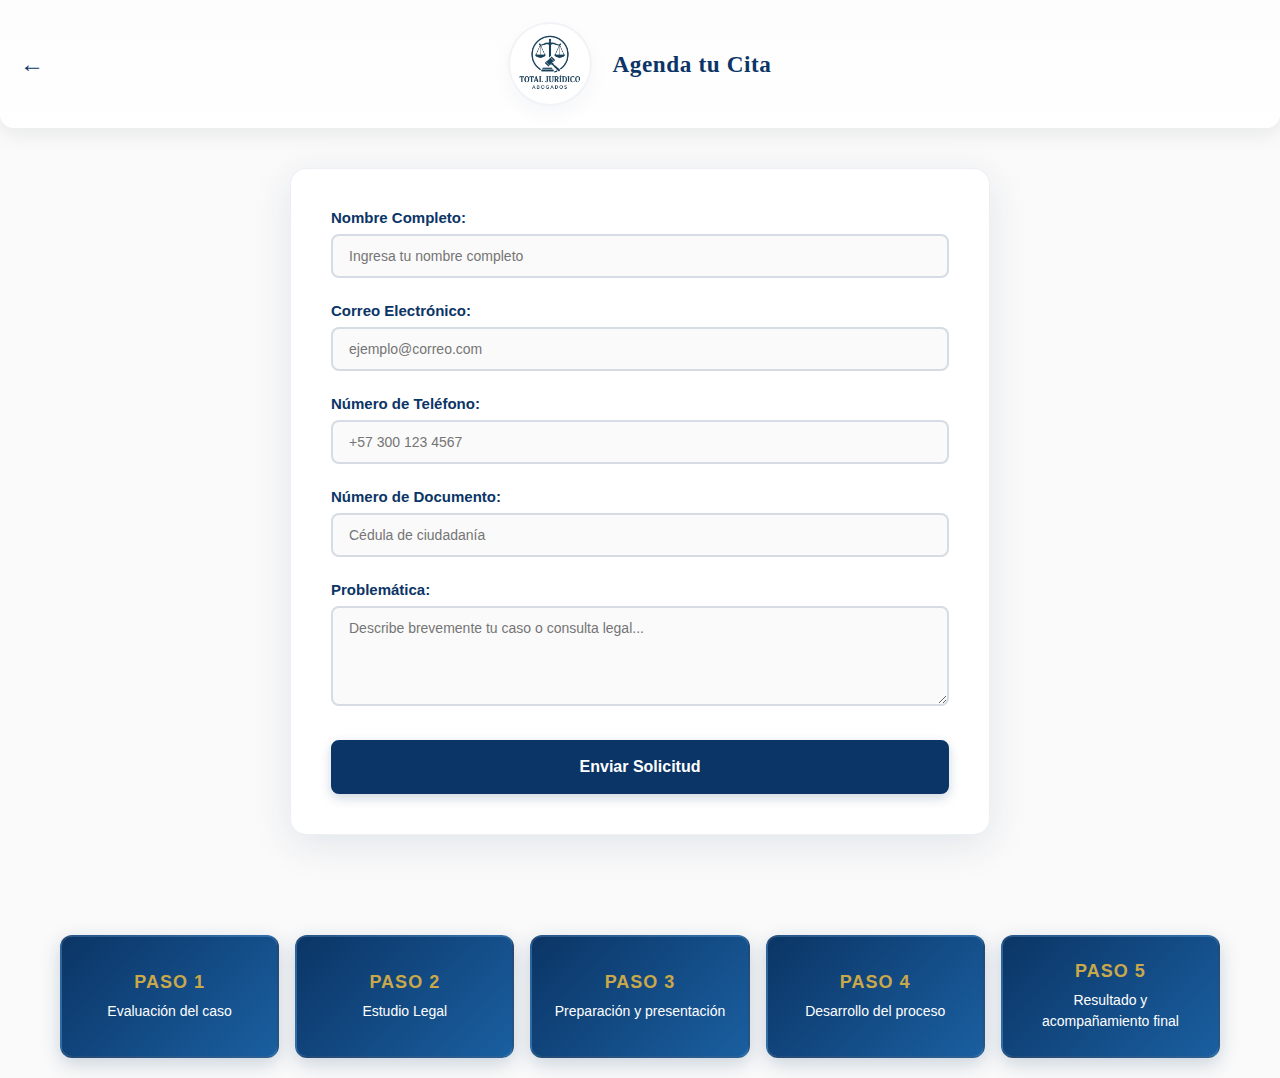
<file: pages/agendar-cita.html>
<!DOCTYPE html>
<html lang="es">
<head>
    <meta charset="UTF-8">
    <meta name="viewport" content="width=device-width, initial-scale=1.0">
    <title>Agendar Cita - Total Jurídico Abogados</title>
    <link rel="shortcut icon" href="../media/icono.png">
    <link rel="stylesheet" href="../styles/styles.css">
</head>
<body>
    <header class="header">
        <a href="../index.html" style="position: absolute; left: 20px; text-decoration: none; color: var(--primary); font-size: 24px;">←</a>
        <img src="../media/icono.png" alt="Total Jurídico Abogados Logo" class="logo">
        <h1 class="title">Agenda tu Cita</h1>
    </header>

    <div class="form">
        <form action="#" method="post">
            <div class="name">
                <label for="name">Nombre Completo:</label>
                <input type="text" id="name" name="name" placeholder="Ingresa tu nombre completo" required>
            </div>

            <div class="email">
                <label for="email">Correo Electrónico:</label>
                <input type="email" id="email" name="email" placeholder="ejemplo@correo.com" required>
            </div>

            <div class="phone">
                <label for="phone">Número de Teléfono:</label>
                <input type="tel" id="phone" name="phone" placeholder="+57 300 123 4567" required>
            </div>

            <div class="document">
                <label for="document">Número de Documento:</label>
                <input type="text" id="document" name="document" placeholder="Cédula de ciudadanía" required>
            </div>

            <div class="reason">
                <label for="reason">Problemática:</label>
                <textarea id="reason" name="reason" rows="4" placeholder="Describe brevemente tu caso o consulta legal..." required></textarea>
            </div>

            <button type="submit">Enviar Solicitud</button>
        </form>
    </div>

    <div class="stages">
        <div class="stage">
            <p>Paso 1</p>
            <p>Evaluación del caso</p>
        </div>

        <div class="stage">
            <p>Paso 2</p>
            <p>Estudio Legal</p>
        </div>

        <div class="stage">
            <p>Paso 3</p>
            <p>Preparación y presentación</p>
        </div>

        <div class="stage">
            <p>Paso 4</p>
            <p>Desarrollo del proceso</p>
        </div>

        <div class="stage">
            <p>Paso 5</p>
            <p>Resultado y acompañamiento final</p>
        </div>
    </div>
</body>
</html>
</file>
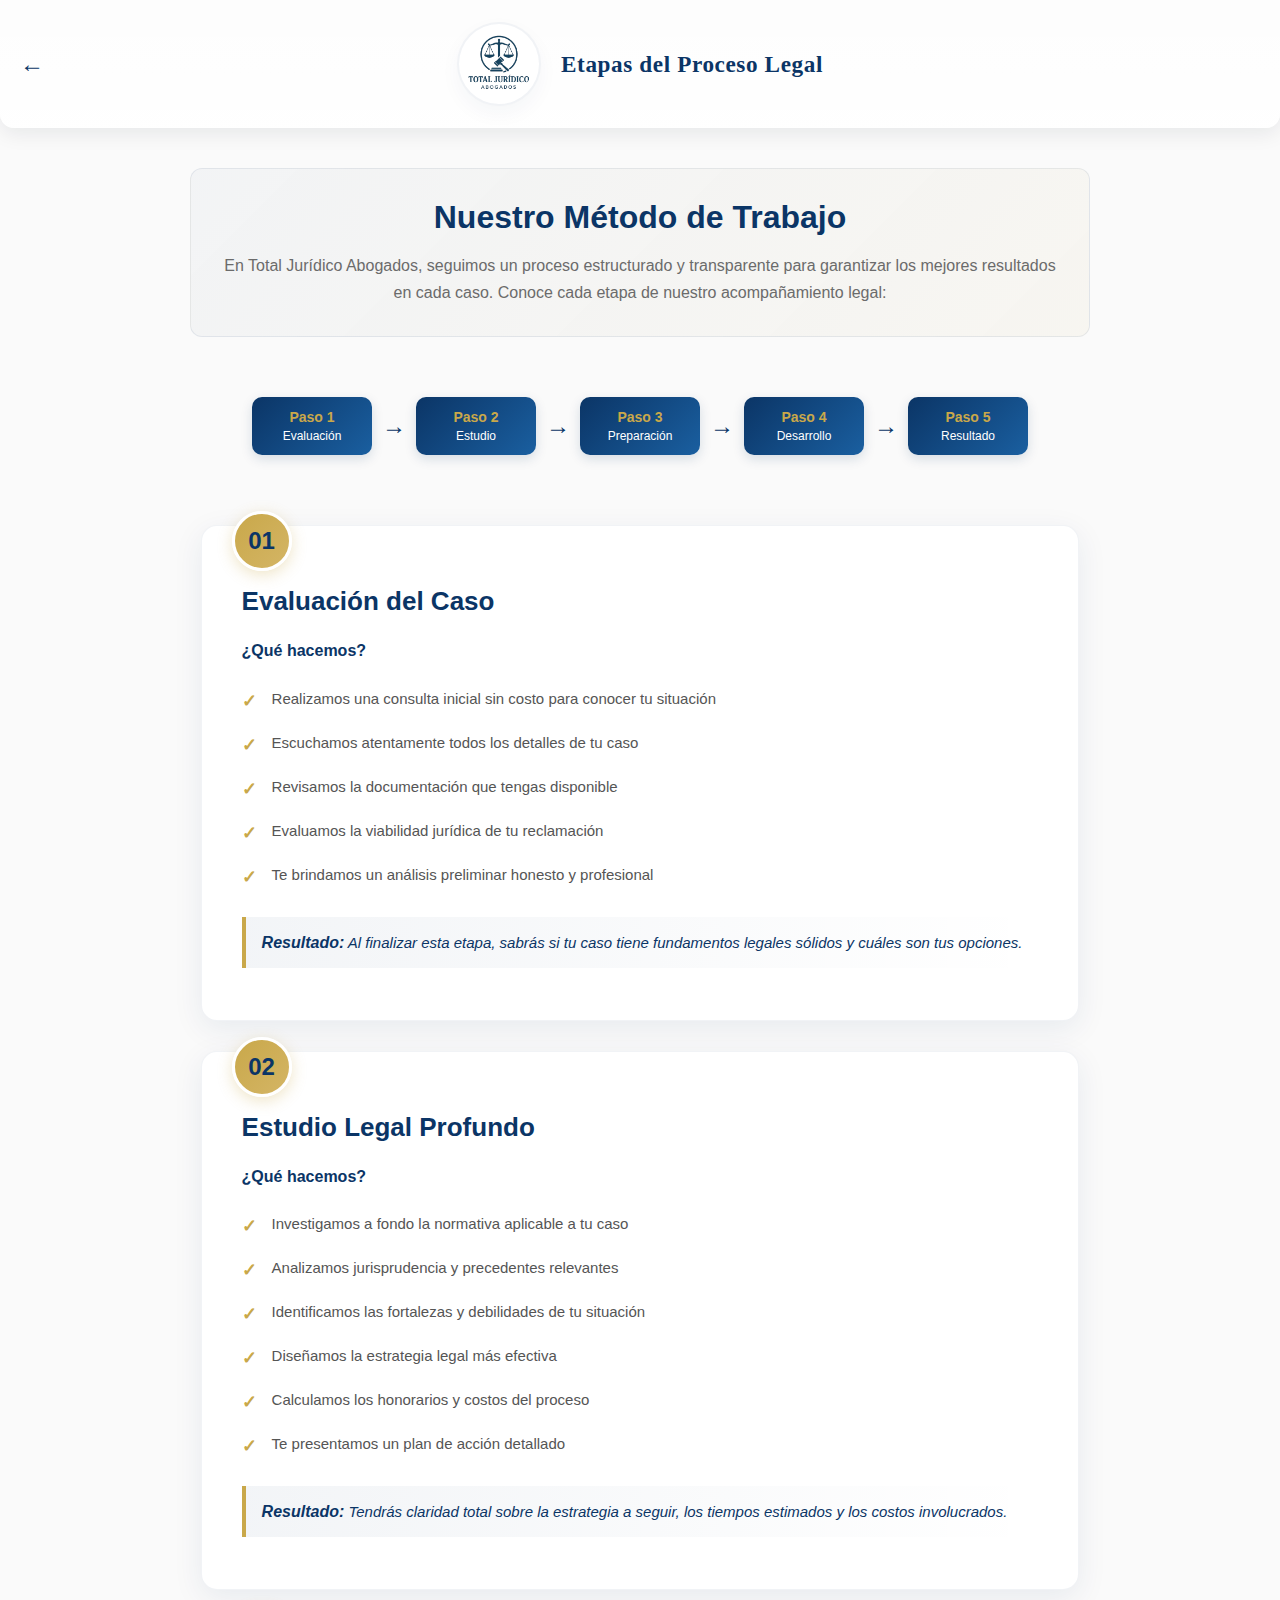
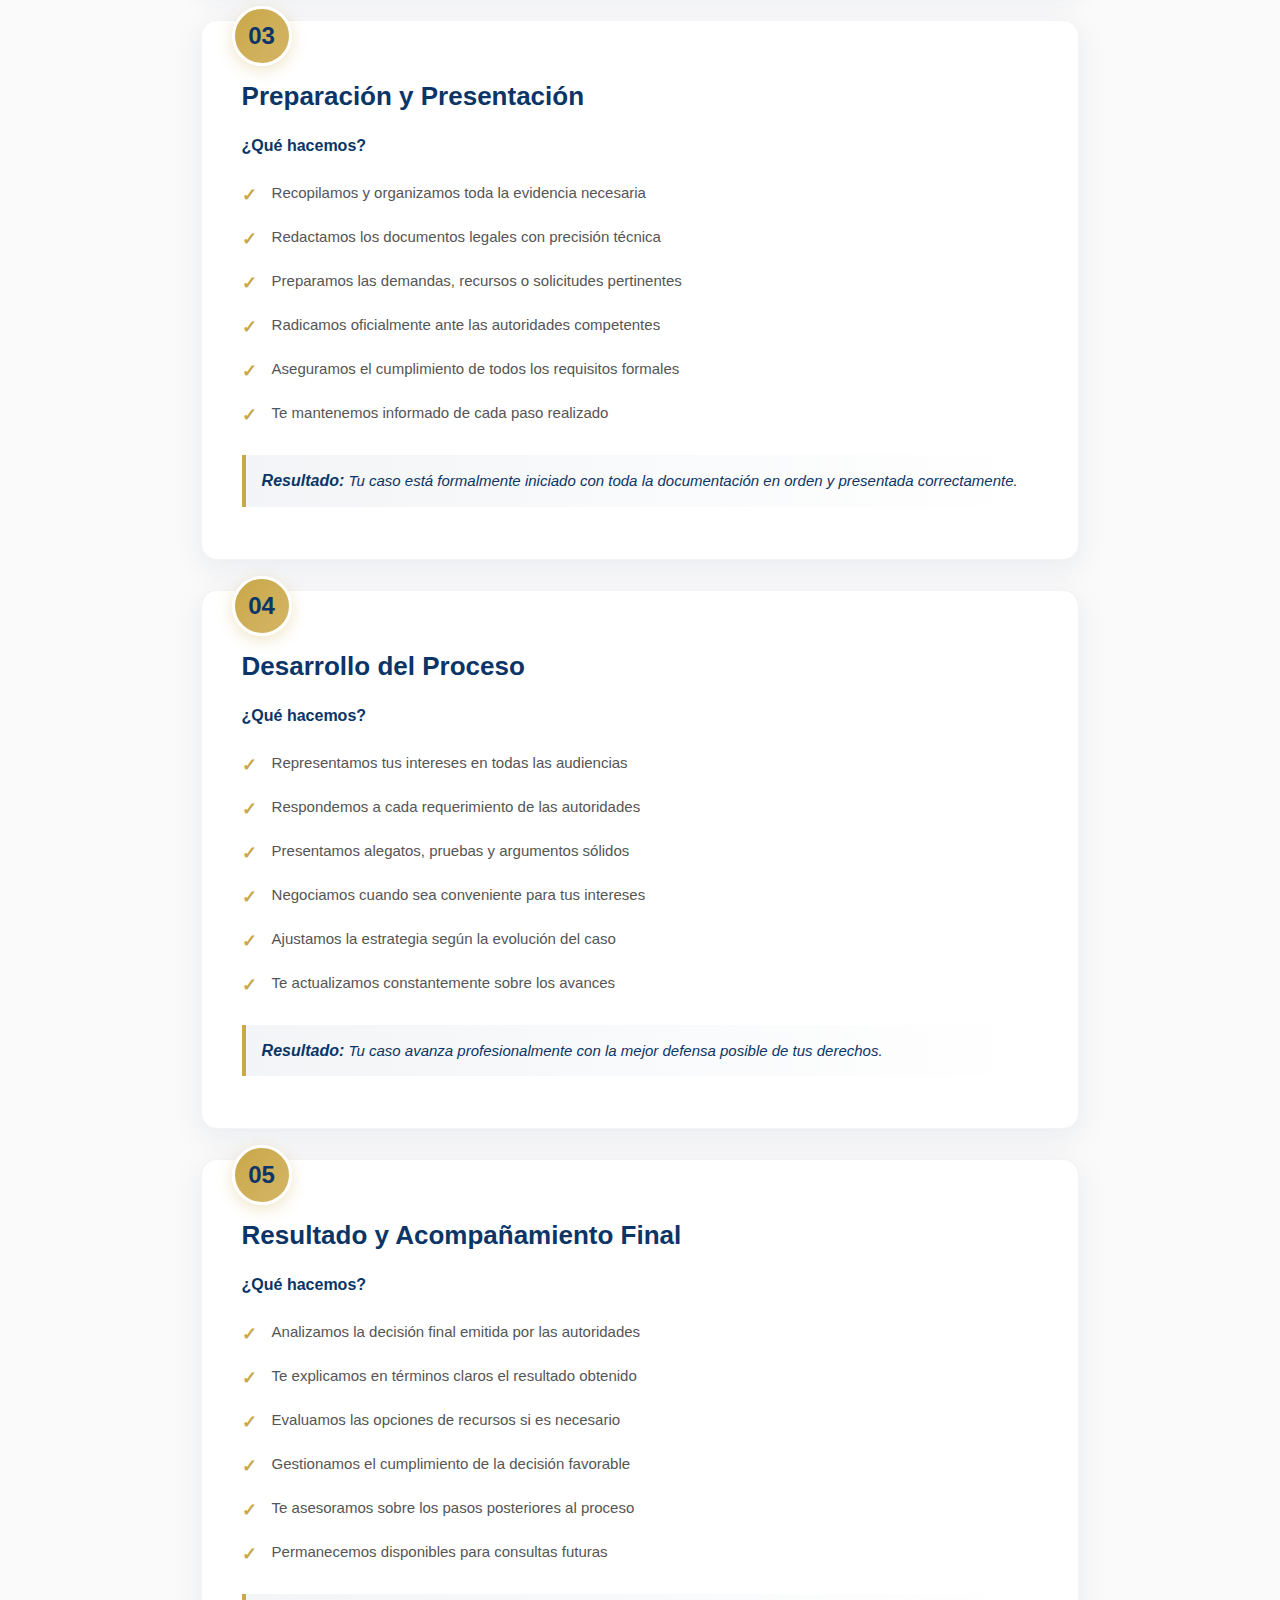
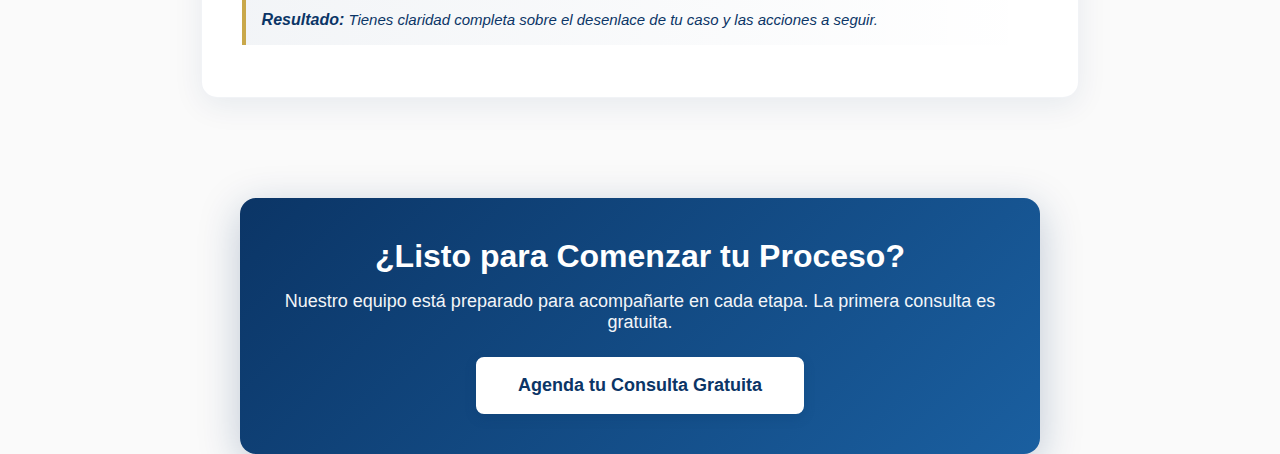
<file: pages/etapas-proceso.html>
<!DOCTYPE html>
<html lang="es">
<head>
    <meta charset="UTF-8">
    <meta name="viewport" content="width=device-width, initial-scale=1.0">
    <title>Etapas del Proceso - Total Jurídico Abogados</title>
    <link rel="shortcut icon" href="../media/icono.png">
    <link rel="stylesheet" href="../styles/styles.css">
</head>
<body>
    <header class="header">
        <a href="../index.html" style="position: absolute; left: 20px; text-decoration: none; color: var(--primary); font-size: 24px;">←</a>
        <img src="../media/icono.png" alt="Total Jurídico Abogados Logo" class="logo">
        <h1 class="title">Etapas del Proceso Legal</h1>
    </header>

    <div class="process-intro">
        <h2>Nuestro Método de Trabajo</h2>
        <p>En Total Jurídico Abogados, seguimos un proceso estructurado y transparente para garantizar los mejores resultados en cada caso. Conoce cada etapa de nuestro acompañamiento legal:</p>
    </div>

    <div class="stages-timeline">
        <div class="stage-mini">
            <p>Paso 1</p>
            <p>Evaluación</p>
        </div>
        <div class="timeline-arrow">→</div>
        <div class="stage-mini">
            <p>Paso 2</p>
            <p>Estudio</p>
        </div>
        <div class="timeline-arrow">→</div>
        <div class="stage-mini">
            <p>Paso 3</p>
            <p>Preparación</p>
        </div>
        <div class="timeline-arrow">→</div>
        <div class="stage-mini">
            <p>Paso 4</p>
            <p>Desarrollo</p>
        </div>
        <div class="timeline-arrow">→</div>
        <div class="stage-mini">
            <p>Paso 5</p>
            <p>Resultado</p>
        </div>
    </div>

    <div class="stages-detailed">
        <div class="stage-detail">
            <div class="stage-number">01</div>
            <h3>Evaluación del Caso</h3>
            <div class="stage-content">
                <p><strong>¿Qué hacemos?</strong></p>
                <ul>
                    <li>Realizamos una consulta inicial sin costo para conocer tu situación</li>
                    <li>Escuchamos atentamente todos los detalles de tu caso</li>
                    <li>Revisamos la documentación que tengas disponible</li>
                    <li>Evaluamos la viabilidad jurídica de tu reclamación</li>
                    <li>Te brindamos un análisis preliminar honesto y profesional</li>
                </ul>
                <p><strong>Resultado:</strong> Al finalizar esta etapa, sabrás si tu caso tiene fundamentos legales sólidos y cuáles son tus opciones.</p>
            </div>
        </div>

        <div class="stage-detail">
            <div class="stage-number">02</div>
            <h3>Estudio Legal Profundo</h3>
            <div class="stage-content">
                <p><strong>¿Qué hacemos?</strong></p>
                <ul>
                    <li>Investigamos a fondo la normativa aplicable a tu caso</li>
                    <li>Analizamos jurisprudencia y precedentes relevantes</li>
                    <li>Identificamos las fortalezas y debilidades de tu situación</li>
                    <li>Diseñamos la estrategia legal más efectiva</li>
                    <li>Calculamos los honorarios y costos del proceso</li>
                    <li>Te presentamos un plan de acción detallado</li>
                </ul>
                <p><strong>Resultado:</strong> Tendrás claridad total sobre la estrategia a seguir, los tiempos estimados y los costos involucrados.</p>
            </div>
        </div>

        <div class="stage-detail">
            <div class="stage-number">03</div>
            <h3>Preparación y Presentación</h3>
            <div class="stage-content">
                <p><strong>¿Qué hacemos?</strong></p>
                <ul>
                    <li>Recopilamos y organizamos toda la evidencia necesaria</li>
                    <li>Redactamos los documentos legales con precisión técnica</li>
                    <li>Preparamos las demandas, recursos o solicitudes pertinentes</li>
                    <li>Radicamos oficialmente ante las autoridades competentes</li>
                    <li>Aseguramos el cumplimiento de todos los requisitos formales</li>
                    <li>Te mantenemos informado de cada paso realizado</li>
                </ul>
                <p><strong>Resultado:</strong> Tu caso está formalmente iniciado con toda la documentación en orden y presentada correctamente.</p>
            </div>
        </div>

        <div class="stage-detail">
            <div class="stage-number">04</div>
            <h3>Desarrollo del Proceso</h3>
            <div class="stage-content">
                <p><strong>¿Qué hacemos?</strong></p>
                <ul>
                    <li>Representamos tus intereses en todas las audiencias</li>
                    <li>Respondemos a cada requerimiento de las autoridades</li>
                    <li>Presentamos alegatos, pruebas y argumentos sólidos</li>
                    <li>Negociamos cuando sea conveniente para tus intereses</li>
                    <li>Ajustamos la estrategia según la evolución del caso</li>
                    <li>Te actualizamos constantemente sobre los avances</li>
                </ul>
                <p><strong>Resultado:</strong> Tu caso avanza profesionalmente con la mejor defensa posible de tus derechos.</p>
            </div>
        </div>

        <div class="stage-detail">
            <div class="stage-number">05</div>
            <h3>Resultado y Acompañamiento Final</h3>
            <div class="stage-content">
                <p><strong>¿Qué hacemos?</strong></p>
                <ul>
                    <li>Analizamos la decisión final emitida por las autoridades</li>
                    <li>Te explicamos en términos claros el resultado obtenido</li>
                    <li>Evaluamos las opciones de recursos si es necesario</li>
                    <li>Gestionamos el cumplimiento de la decisión favorable</li>
                    <li>Te asesoramos sobre los pasos posteriores al proceso</li>
                    <li>Permanecemos disponibles para consultas futuras</li>
                </ul>
                <p><strong>Resultado:</strong> Tienes claridad completa sobre el desenlace de tu caso y las acciones a seguir.</p>
            </div>
        </div>
    </div>

    <div class="cta-section">
        <h2>¿Listo para Comenzar tu Proceso?</h2>
        <p>Nuestro equipo está preparado para acompañarte en cada etapa. La primera consulta es gratuita.</p>
        <a href="agendar-cita.html"><button>Agenda tu Consulta Gratuita</button></a>
    </div>
</body>
</html>
</file>
<file: styles/styles.css>
/* ===========================
   Total Jurídico - Styles
   =========================== */

/* Paleta: azul oscuro + gris neutro + acento dorado */
:root{
  --primary: #0b3566;    /* azul jurídico */
  --accent: #c9a84a;     /* dorado suave */
  --muted: #6b6b6b;
  --bg: #fafafa;
  --card: #ffffff;
  --shadow: rgba(10,20,40,0.08);
  --rounded: 12px;
  --max-width: 1100px;
}

/* Reset ligero y base */
* { box-sizing: border-box; }
html,body { height: 100%; }
body{
    font-family: "Segoe UI", Roboto, "Helvetica Neue", Arial, sans-serif;
    margin: 0;
    padding: 0;
    background-color: var(--bg);
    color: #222;
    display: flex;
    flex-direction: column;
    align-items: center;
    -webkit-font-smoothing: antialiased;
    -moz-osx-font-smoothing: grayscale;
}

/* Contenedor central para limitar ancho y centrar */
main, .site-wrapper {
  width: 100%;
  max-width: var(--max-width);
  margin: 0 20px;
}

/* ===== Header ===== */
.header{
    width: 100%;
    display: flex;
    align-items: center;
    justify-content: center;
    gap: 20px;
    padding: 22px;
    background: linear-gradient(180deg, rgba(255,255,255,0.6), rgba(255,255,255,0.95));
    border-radius: 0 0 14px 14px;
    box-shadow: 0 6px 20px var(--shadow);
    position: relative;
}

/* Menu: boton y dropdown */
.menu-container {
    position: absolute;
    left: 20px;
    top: 50%;
    transform: translateY(-50%);
    z-index: 1200;
}

.menu-button {
    border: 2px solid var(--primary);
    background: linear-gradient(135deg, var(--primary), #0d4d8a);
    padding: 12px 18px;
    font-size: 20px;
    font-weight: 700;
    cursor: pointer;
    border-radius: 12px;
    transition: all 0.3s ease;
    color: white;
    box-shadow: 0 4px 15px rgba(11,53,102,0.3);
}
.menu-button:hover { 
    background: linear-gradient(135deg, #0d4d8a, var(--primary));
    transform: translateY(-10%) scale(1.08);
    box-shadow: 0 6px 25px rgba(11,53,102,0.5);
}

/* Dropdown: ajustado, centrado bajo el botón y legible */
.dropdown-menu {
    position: absolute;
    top: calc(100% + 12px);
    left: 0;
    min-width: 260px;
    background: linear-gradient(180deg, #ffffff, #f8f9fa);
    box-shadow: 0 12px 40px rgba(11,53,102,0.25);
    border-radius: 14px;
    overflow: hidden;
    transform-origin: top left;
    max-height: 0;
    opacity: 0;
    transition: max-height 0.35s ease, opacity 0.25s ease, transform 0.2s ease;
    will-change: max-height, opacity;
    border: 2px solid rgba(11,53,102,0.15);
}
.dropdown-menu.active {
    max-height: 450px;
    opacity: 1;
    transform: translateY(0);
}
.dropdown-menu ul { list-style: none; margin: 0; padding: 10px 0; }
.dropdown-menu li { margin: 0; border-bottom: 1px solid rgba(11,53,102,0.08); }
.dropdown-menu li:last-child { border-bottom: none; }
.dropdown-menu a {
    display: block;
    padding: 15px 20px;
    color: var(--primary);
    text-decoration: none;
    font-weight: 600;
    font-size: 15px;
    transition: all 0.25s ease;
    position: relative;
}
.dropdown-menu a:before {
    content: '→';
    position: absolute;
    left: 10px;
    opacity: 0;
    transition: all 0.25s ease;
}
.dropdown-menu li:hover a {
    background: linear-gradient(90deg, rgba(11,53,102,0.12), rgba(201,168,74,0.08));
    padding-left: 35px;
    color: #0d4d8a;
    font-weight: 700;
}
.dropdown-menu li:hover a:before {
    opacity: 1;
    left: 15px;
}

/* Logo y título agrupados */
.brand {
  display: flex;
  align-items: center;
  gap: 16px;
}

/* Logo: más pequeño y circular */
.logo{
    width: 84px;
    height: 84px;
    border-radius: 50%;
    object-fit: cover;
    border: 2px solid rgba(11,53,102,0.06);
    background: #fff;
    padding: 6px;
    box-shadow: 0 8px 20px rgba(11,53,102,0.04);
    transition: transform 0.25s ease;
}
.logo:hover { transform: rotate(-4deg) scale(1.03); }

/* Título: serif para autoridad, tamaño equilibrado */
.title{
    margin: 0;
    font-family: Georgia, "Times New Roman", Times, serif;
    font-size: 1.45rem;
    color: var(--primary);
    letter-spacing: 0.6px;
    line-height: 1.05;
}

/* ===== Imagen firma ===== */
.container-img_firma{
    width: 100%;
    display: flex;
    justify-content: center;
    align-items: center;
    margin: 18px 0 6px 0;
    padding: 0 10px;
}

.firma-image{
    width: 100%;
    max-width: 1000px;
    height: 52vh;
    min-height: 320px;
    border-radius: var(--rounded);
    border: 1px solid rgba(11,53,102,0.06);
    box-shadow: 0 18px 45px rgba(11,53,102,0.06);
    object-fit: cover;
    display: block;
    opacity: 1;
    transition: transform 0.35s ease, box-shadow 0.25s ease;
}
.firma-image:hover {
    transform: translateY(-6px);
    box-shadow: 0 30px 70px rgba(11,53,102,0.09);
}

/* ===== Mensaje principal ===== */
.message{
    display: flex;
    justify-content: center;
    align-items: center;
    margin-top: 14px;
}
.message p {
    font-size: 1.5rem;
    margin: 0;
    padding: 10px 18px;
    background: linear-gradient(90deg, rgba(201,168,74,0.06), rgba(11,53,102,0.02));
    border-radius: 10px;
    color: var(--primary);
    font-weight: 700;
    box-shadow: 0 6px 18px rgba(11,53,102,0.03);
}

/* ===== Info / links / contacto ===== */
.info{
    width: 100%;
    display: flex;
    justify-content: space-around;
    align-items: center;
    gap: 20px;
    padding: 20px;
    margin-bottom: 36px;
}

.links{
    display: flex;
    align-items: center;
    gap: 14px;
}

/* Botones principales - moderados y elegantes */
button{
    cursor: pointer;
    padding: 14px 28px;
    border-radius: 8px;
    border: 2px solid var(--primary);
    background: var(--primary);
    color: white;
    font-weight: 600;
    font-size: 15px;
    transition: all 0.3s ease;
    box-shadow: 0 4px 12px rgba(11,53,102,0.2);
}
button:hover {
    background: white;
    color: var(--primary);
    transform: translateY(-2px);
    box-shadow: 0 6px 18px rgba(11,53,102,0.25);
}
button:active {
    transform: translateY(0);
}

/* Contact form y iconos */
.contact-form {
    display: flex;
    flex-direction: column;
    gap: 12px;
    align-items: center;
}

.contact-form .text p {
    margin: 0;
    font-weight: 600;
    color: var(--primary);
    font-size: 16px;
}

.contact-form .icons {
    display: flex;
    gap: 14px;
}

.contact-form i {
    display: inline-flex;
    align-items: center;
    justify-content: center;
    width: 50px;
    height: 50px;
    font-size: 22px;
    border-radius: 50%;
    background: linear-gradient(135deg, #fff, #f0f4f8);
    border: 2px solid rgba(11,53,102,0.12);
    box-shadow: 0 4px 15px rgba(11,53,102,0.12);
    color: var(--primary);
    transition: all 0.3s ease;
    cursor: pointer;
}
.contact-form i:hover {
    transform: translateY(-4px) scale(1.1);
    box-shadow: 0 8px 25px rgba(11,53,102,0.25);
}
.contact-form .fa-whatsapp:hover {
    background: linear-gradient(135deg, #25D366, #128C7E);
    color: white;
    border-color: #25D366;
}
.contact-form .fa-instagram:hover {
    background: linear-gradient(135deg, #E1306C, #FD1D1D, #F77737);
    color: white;
    border-color: #E1306C;
}
.contact-form .fa-envelope:hover {
    background: linear-gradient(135deg, #0b3566, #1a5fa0);
    color: white;
    border-color: #0b3566;
}

/* ===== Chat Bot Asistente Virtual ===== */
.chatbot-container {
    position: fixed;
    bottom: 20px;
    right: 20px;
    z-index: 2000;
}

.chatbot-button {
    width: 60px;
    height: 60px;
    border-radius: 50%;
    background: linear-gradient(135deg, var(--primary), #1a5fa0);
    border: 2px solid white;
    color: white;
    font-size: 28px;
    cursor: pointer;
    box-shadow: 0 4px 20px rgba(11,53,102,0.4);
    transition: all 0.3s ease;
    display: flex;
    align-items: center;
    justify-content: center;
}

.chatbot-button:hover {
    transform: scale(1.1);
    box-shadow: 0 6px 30px rgba(11,53,102,0.5);
}

.chatbot-window {
    position: absolute;
    bottom: 75px;
    right: 0;
    width: 350px;
    height: 500px;
    background: white;
    border-radius: 16px;
    box-shadow: 0 10px 40px rgba(11,53,102,0.3);
    display: none;
    flex-direction: column;
    overflow: hidden;
    border: 2px solid rgba(11,53,102,0.1);
}

.chatbot-window.active {
    display: flex;
    animation: slideUp 0.3s ease;
}

@keyframes slideUp {
    from {
        opacity: 0;
        transform: translateY(20px);
    }
    to {
        opacity: 1;
        transform: translateY(0);
    }
}

.chatbot-header {
    background: linear-gradient(135deg, var(--primary), #1a5fa0);
    color: white;
    padding: 16px;
    display: flex;
    align-items: center;
    gap: 12px;
}

.chatbot-header img {
    width: 40px;
    height: 40px;
    border-radius: 50%;
    border: 2px solid white;
}

.chatbot-info {
    flex: 1;
}

.chatbot-info h3 {
    margin: 0;
    font-size: 16px;
}

.chatbot-info p {
    margin: 2px 0 0 0;
    font-size: 12px;
    opacity: 0.9;
}

.chatbot-close {
    background: transparent;
    border: none;
    color: white;
    font-size: 24px;
    cursor: pointer;
    padding: 0;
    width: 30px;
    height: 30px;
    display: flex;
    align-items: center;
    justify-content: center;
    border-radius: 50%;
    transition: background 0.2s;
}

.chatbot-close:hover {
    background: rgba(255,255,255,0.2);
    transform: none;
    box-shadow: none;
}

.chatbot-messages {
    flex: 1;
    padding: 16px;
    overflow-y: auto;
    background: #f8f9fa;
}

.chat-message {
    margin-bottom: 12px;
    display: flex;
    gap: 8px;
}

.chat-message.bot {
    justify-content: flex-start;
}

.chat-message.user {
    justify-content: flex-end;
}

.message-bubble {
    max-width: 70%;
    padding: 10px 14px;
    border-radius: 12px;
    font-size: 14px;
    line-height: 1.4;
}

.chat-message.bot .message-bubble {
    background: white;
    color: #333;
    border-bottom-left-radius: 4px;
    box-shadow: 0 2px 8px rgba(0,0,0,0.08);
}

.chat-message.user .message-bubble {
    background: var(--primary);
    color: white;
    border-bottom-right-radius: 4px;
}

.chatbot-input-area {
    padding: 12px;
    background: white;
    border-top: 1px solid rgba(11,53,102,0.1);
    display: flex;
    gap: 8px;
}

.chatbot-input {
    flex: 1;
    padding: 10px 12px;
    border: 1px solid rgba(11,53,102,0.2);
    border-radius: 20px;
    font-size: 14px;
    outline: none;
    transition: border-color 0.2s;
}

.chatbot-input:focus {
    border-color: var(--primary);
}

.chatbot-send {
    width: 40px;
    height: 40px;
    min-width: 40px;
    padding: 0;
    border-radius: 50%;
    background: var(--primary);
    border: none;
    color: white;
    font-size: 18px;
    cursor: pointer;
    display: flex;
    align-items: center;
    justify-content: center;
    transition: all 0.2s;
}

.chatbot-send:hover {
    background: #1a5fa0;
    transform: scale(1.05);
}

/* ===== Página Agendar Cita ===== */
.form {
    max-width: 700px;
    width: 100%;
    margin: 40px auto;
    padding: 40px;
    background: white;
    border-radius: 16px;
    box-shadow: 0 10px 40px rgba(11,53,102,0.1);
    border: 1px solid rgba(11,53,102,0.08);
}

.form form {
    display: flex;
    flex-direction: column;
    gap: 24px;
}

.form > form > div {
    display: flex;
    flex-direction: column;
    gap: 8px;
}

.form label {
    font-weight: 600;
    color: var(--primary);
    font-size: 15px;
}

.form input,
.form textarea {
    padding: 12px 16px;
    border: 2px solid rgba(11,53,102,0.15);
    border-radius: 8px;
    font-family: inherit;
    font-size: 14px;
    transition: all 0.3s ease;
    background: #fafafa;
}

.form input:focus,
.form textarea:focus {
    outline: none;
    border-color: var(--primary);
    background: white;
    box-shadow: 0 0 0 3px rgba(11,53,102,0.08);
}

.form textarea {
    resize: vertical;
    min-height: 100px;
}

.form button[type="submit"] {
    margin-top: 10px;
    padding: 16px;
    font-size: 16px;
    font-weight: 700;
    cursor: pointer;
}

/* ===== Etapas del Proceso ===== */
.stages {
    max-width: 1200px;
    width: 100%;
    margin: 40px auto;
    padding: 20px;
    display: flex;
    justify-content: center;
    align-items: stretch;
    gap: 16px;
    flex-wrap: wrap;
}

.stage {
    flex: 1;
    min-width: 180px;
    max-width: 220px;
    display: flex;
    flex-direction: column;
    align-items: center;
    justify-content: center;
    padding: 24px 16px;
    border-radius: 12px;
    background: linear-gradient(135deg, var(--primary), #1a5fa0);
    color: white;
    box-shadow: 0 6px 20px rgba(11,53,102,0.2);
    border: 2px solid rgba(255,255,255,0.1);
    transition: all 0.3s ease;
    text-align: center;
}

.stage:hover {
    transform: translateY(-5px);
    box-shadow: 0 10px 30px rgba(11,53,102,0.3);
}

.stage p:first-child {
    font-size: 18px;
    font-weight: 700;
    margin: 0 0 8px 0;
    color: var(--accent);
    text-transform: uppercase;
    letter-spacing: 1px;
}

.stage p:last-child {
    font-size: 14px;
    margin: 0;
    line-height: 1.5;
    font-weight: 500;
}

/* ===== Página Etapas del Proceso ===== */
.process-intro {
    max-width: 900px;
    margin: 40px auto 30px;
    padding: 30px;
    text-align: center;
    background: linear-gradient(135deg, rgba(11,53,102,0.03), rgba(201,168,74,0.05));
    border-radius: 12px;
    border: 1px solid rgba(11,53,102,0.08);
}

.process-intro h2 {
    color: var(--primary);
    font-size: 32px;
    margin: 0 0 16px 0;
    font-weight: 700;
}

.process-intro p {
    color: var(--muted);
    font-size: 16px;
    line-height: 1.7;
    margin: 0;
}

/* Timeline horizontal mini */
.stages-timeline {
    max-width: 1000px;
    margin: 30px auto;
    padding: 0 20px;
    display: flex;
    justify-content: center;
    align-items: center;
    gap: 10px;
    flex-wrap: wrap;
}

.stage-mini {
    min-width: 120px;
    padding: 12px 16px;
    border-radius: 10px;
    background: linear-gradient(135deg, var(--primary), #1a5fa0);
    color: white;
    text-align: center;
    box-shadow: 0 4px 12px rgba(11,53,102,0.15);
}

.stage-mini p:first-child {
    font-size: 14px;
    font-weight: 700;
    margin: 0 0 4px 0;
    color: var(--accent);
}

.stage-mini p:last-child {
    font-size: 12px;
    margin: 0;
    font-weight: 500;
}

.timeline-arrow {
    color: var(--primary);
    font-size: 24px;
    font-weight: 700;
}

/* Etapas detalladas */
.stages-detailed {
    max-width: 1000px;
    margin: 40px auto;
    padding: 0 20px;
    display: flex;
    flex-direction: column;
    gap: 30px;
}

.stage-detail {
    background: white;
    border-radius: 16px;
    padding: 40px;
    box-shadow: 0 8px 30px rgba(11,53,102,0.08);
    border: 1px solid rgba(11,53,102,0.06);
    position: relative;
    transition: all 0.3s ease;
}

.stage-detail:hover {
    transform: translateY(-3px);
    box-shadow: 0 12px 40px rgba(11,53,102,0.12);
}

.stage-number {
    position: absolute;
    top: -15px;
    left: 30px;
    width: 60px;
    height: 60px;
    background: linear-gradient(135deg, var(--accent), #d4b565);
    color: var(--primary);
    border-radius: 50%;
    display: flex;
    align-items: center;
    justify-content: center;
    font-size: 24px;
    font-weight: 700;
    box-shadow: 0 4px 15px rgba(201,168,74,0.3);
    border: 3px solid white;
}

.stage-detail h3 {
    color: var(--primary);
    font-size: 26px;
    margin: 20px 0 20px 0;
    font-weight: 700;
}

.stage-content p {
    color: #333;
    font-size: 15px;
    line-height: 1.7;
    margin: 0 0 12px 0;
}

.stage-content p strong {
    color: var(--primary);
    font-size: 16px;
}

.stage-content ul {
    list-style: none;
    padding: 0;
    margin: 12px 0 20px 0;
}

.stage-content li {
    padding: 10px 0 10px 30px;
    position: relative;
    color: #555;
    font-size: 15px;
    line-height: 1.6;
}

.stage-content li:before {
    content: "✓";
    position: absolute;
    left: 0;
    color: var(--accent);
    font-weight: 700;
    font-size: 18px;
}

.stage-content p:last-child {
    background: linear-gradient(90deg, rgba(11,53,102,0.05), transparent);
    padding: 12px 16px;
    border-left: 4px solid var(--accent);
    margin-top: 20px;
    font-style: italic;
    color: var(--primary);
}

/* Sección CTA */
.cta-section {
    max-width: 800px;
    margin: 60px auto 40px;
    padding: 40px;
    text-align: center;
    background: linear-gradient(135deg, var(--primary), #1a5fa0);
    border-radius: 16px;
    box-shadow: 0 10px 40px rgba(11,53,102,0.25);
    color: white;
}

.cta-section h2 {
    font-size: 32px;
    margin: 0 0 16px 0;
    font-weight: 700;
}

.cta-section p {
    font-size: 18px;
    margin: 0 0 24px 0;
    opacity: 0.95;
}

.cta-section button {
    background: white;
    color: var(--primary);
    border: 2px solid white;
    font-size: 18px;
    padding: 16px 40px;
}

.cta-section button:hover {
    background: var(--accent);
    color: white;
    border-color: var(--accent);
    transform: translateY(-2px) scale(1.05);
}

.cta-section a {
    text-decoration: none;
}

/* ===== Responsiveness ===== */
@media (max-width: 900px) {
  .header {
    padding: 16px;
    flex-direction: column;
    align-items: flex-start;
    gap: 14px;
  }
  .brand { width: 100%; display:flex; align-items:center; justify-content:flex-start; gap:12px; }
  .title { font-size: 1.15rem; }
  .dropdown-menu { left: 8px; }
  .firma-image { height: 44vh; min-height: 220px; }
  .info {
    flex-direction: column;
    align-items: stretch;
    gap: 12px;
  }
  .contact-form { justify-content: flex-start; padding-left: 6px; }
  .links { justify-content: flex-start; flex-wrap: wrap; gap: 10px; }
  button { width: 100%; }
  .links button { width: auto; }
  
  /* Formulario responsive */
  .form {
    margin: 20px;
    padding: 24px;
  }
  
  .stages {
    flex-direction: column;
    gap: 12px;
  }
  
  .stage {
    max-width: 100%;
    min-width: 100%;
  }
  
  .chatbot-window {
    width: 90vw;
    right: 5vw;
    left: auto;
  }
  
  /* Etapas proceso responsive */
  .process-intro {
    margin: 20px;
    padding: 20px;
  }
  
  .process-intro h2 {
    font-size: 24px;
  }
  
  .stages-timeline {
    flex-direction: column;
    gap: 8px;
  }
  
  .timeline-arrow {
    transform: rotate(90deg);
    font-size: 20px;
  }
  
  .stage-detail {
    padding: 30px 20px;
  }
  
  .stage-detail h3 {
    font-size: 22px;
  }
  
  .cta-section {
    margin: 40px 20px 20px;
    padding: 30px 20px;
  }
  
  .cta-section h2 {
    font-size: 24px;
  }
  
  .cta-section p {
    font-size: 16px;
  }
}

@media (max-width: 480px) {
  .logo { width: 66px; height: 66px; }
  .title { font-size: 1rem; }
  .message p { font-size: 1.05rem; padding: 8px 12px; }
  .dropdown-menu { min-width: 180px; left: -6px; }
  .firma-image { height: 36vh; }
  
  .form {
    margin: 10px;
    padding: 20px;
  }
  
  .form label {
    font-size: 14px;
  }
  
  .form input,
  .form textarea {
    padding: 10px 12px;
    font-size: 13px;
  }
  
  .chatbot-button {
    width: 55px;
    height: 55px;
    font-size: 24px;
  }
  
  .chatbot-window {
    height: 70vh;
    bottom: 70px;
  }
  
  /* Etapas proceso móvil */
  .process-intro {
    margin: 10px;
    padding: 16px;
  }
  
  .process-intro h2 {
    font-size: 20px;
  }
  
  .process-intro p {
    font-size: 14px;
  }
  
  .stage-mini {
    min-width: 100px;
    padding: 10px 12px;
  }
  
  .stage-detail {
    padding: 25px 16px;
  }
  
  .stage-number {
    width: 50px;
    height: 50px;
    font-size: 20px;
    top: -12px;
    left: 20px;
  }
  
  .stage-detail h3 {
    font-size: 18px;
    margin-top: 15px;
  }
  
  .stage-content p,
  .stage-content li {
    font-size: 14px;
  }
  
  .cta-section {
    margin: 30px 10px 20px;
    padding: 24px 16px;
  }
  
  .cta-section h2 {
    font-size: 20px;
  }
  
  .cta-section p {
    font-size: 14px;
  }
  
  .cta-section button {
    font-size: 16px;
    padding: 14px 30px;
    width: 100%;
  }
}
</file>
